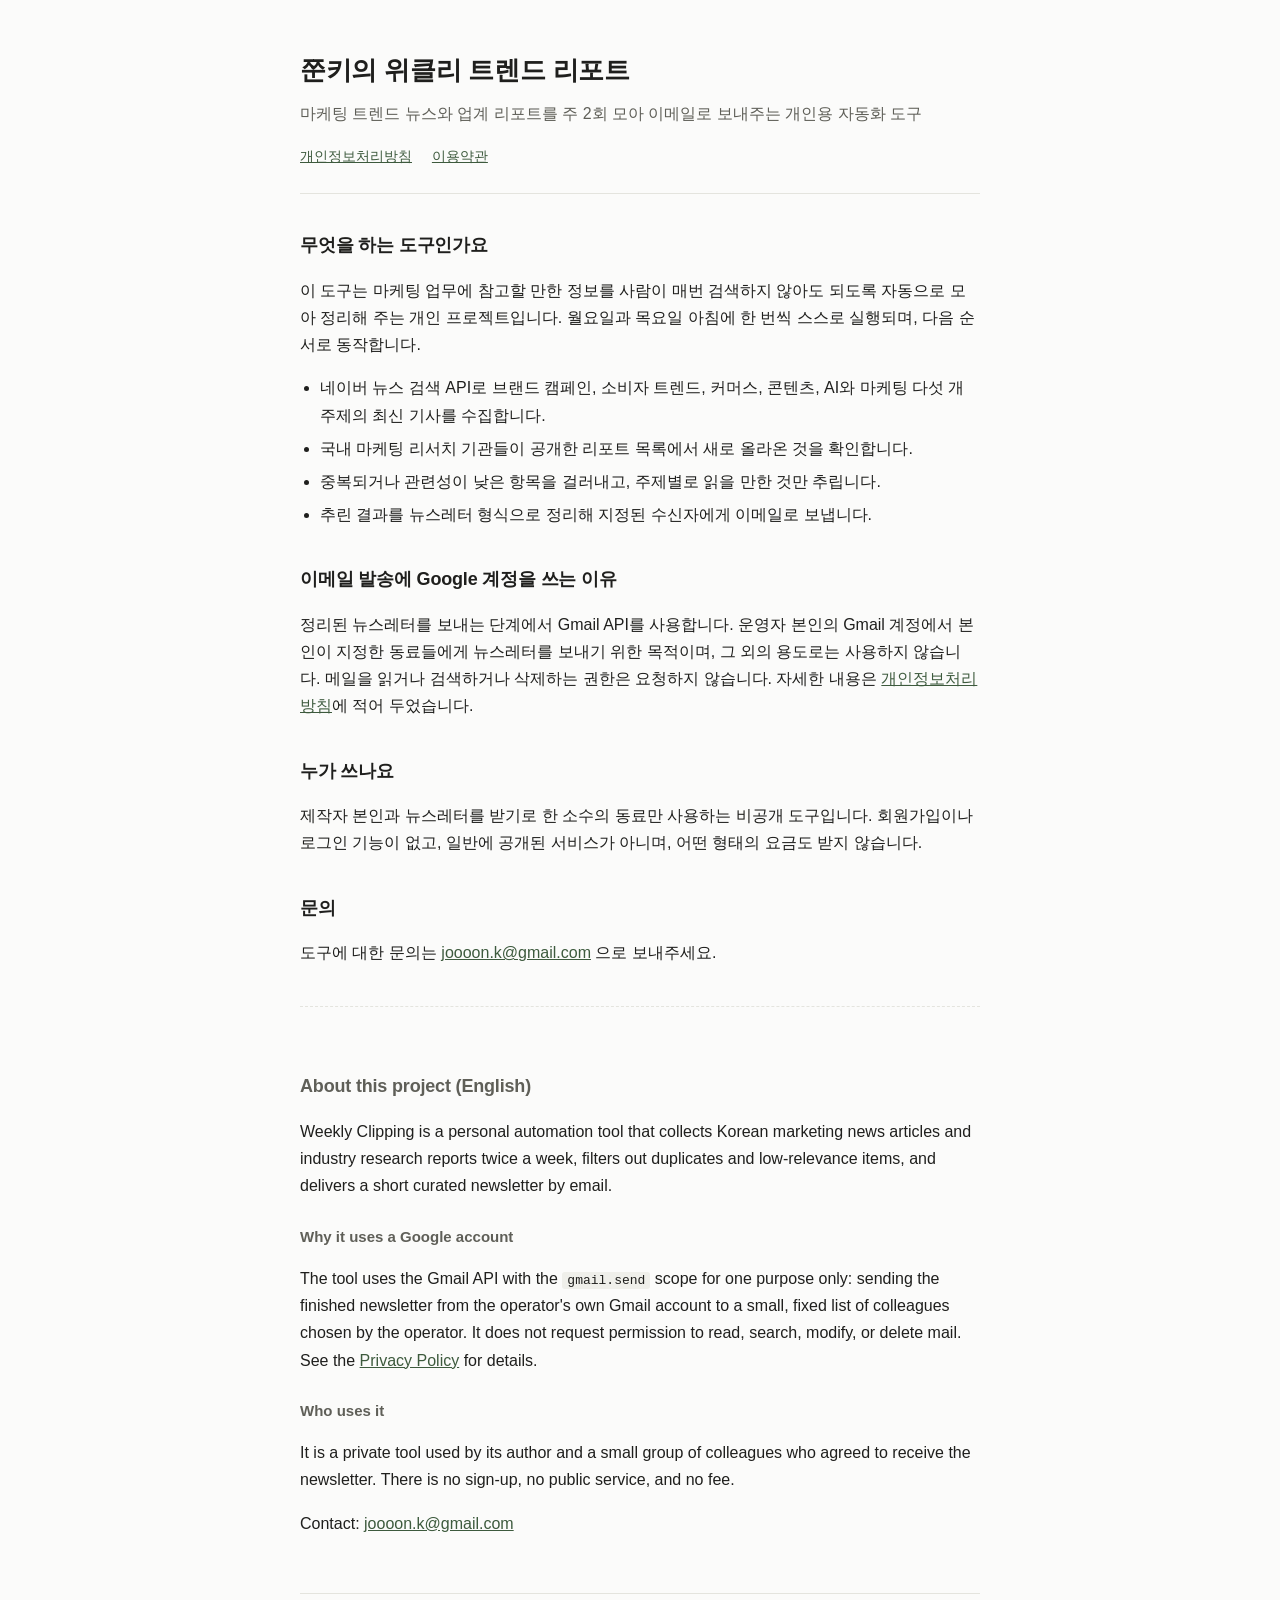
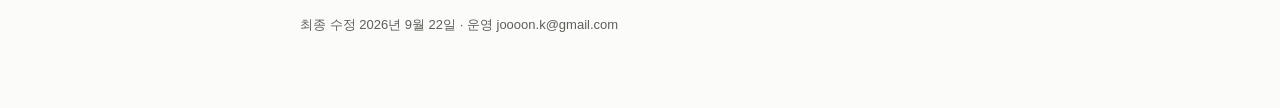
<file: index.html>
<!doctype html>
<html lang="ko">
<head>
<meta charset="utf-8">
<meta name="google-site-verification" content="kbBGTZ7vZ8P8lQ07KRw4ffhp06nlVAPNh0apYfQeqT4">
<meta name="viewport" content="width=device-width,initial-scale=1">
<title>쭌키의 위클리 트렌드 리포트</title>
<meta name="description" content="마케팅 트렌드 뉴스와 업계 리포트를 주 2회 모아 이메일 뉴스레터로 보내주는 개인용 자동화 도구입니다.">
<link rel="stylesheet" href="style.css">
</head>
<body>
<div class="wrap">
<header>
  <h1>쭌키의 위클리 트렌드 리포트</h1>
  <p class="lede">마케팅 트렌드 뉴스와 업계 리포트를 주 2회 모아 이메일로 보내주는 개인용 자동화 도구</p>
  <nav>
    <a href="./privacy.html">개인정보처리방침</a>
    <a href="./terms.html">이용약관</a>
  </nav>
</header>

<h2>무엇을 하는 도구인가요</h2>
<p>
이 도구는 마케팅 업무에 참고할 만한 정보를 사람이 매번 검색하지 않아도 되도록 자동으로 모아
정리해 주는 개인 프로젝트입니다. 월요일과 목요일 아침에 한 번씩 스스로 실행되며, 다음 순서로
동작합니다.
</p>
<ul>
  <li>네이버 뉴스 검색 API로 브랜드 캠페인, 소비자 트렌드, 커머스, 콘텐츠, AI와 마케팅 다섯 개 주제의 최신 기사를 수집합니다.</li>
  <li>국내 마케팅 리서치 기관들이 공개한 리포트 목록에서 새로 올라온 것을 확인합니다.</li>
  <li>중복되거나 관련성이 낮은 항목을 걸러내고, 주제별로 읽을 만한 것만 추립니다.</li>
  <li>추린 결과를 뉴스레터 형식으로 정리해 지정된 수신자에게 이메일로 보냅니다.</li>
</ul>

<h2>이메일 발송에 Google 계정을 쓰는 이유</h2>
<p>
정리된 뉴스레터를 보내는 단계에서 Gmail API를 사용합니다. 운영자 본인의 Gmail 계정에서
본인이 지정한 동료들에게 뉴스레터를 보내기 위한 목적이며, 그 외의 용도로는 사용하지 않습니다.
메일을 읽거나 검색하거나 삭제하는 권한은 요청하지 않습니다. 자세한 내용은
<a href="./privacy.html">개인정보처리방침</a>에 적어 두었습니다.
</p>

<h2>누가 쓰나요</h2>
<p>
제작자 본인과 뉴스레터를 받기로 한 소수의 동료만 사용하는 비공개 도구입니다. 회원가입이나
로그인 기능이 없고, 일반에 공개된 서비스가 아니며, 어떤 형태의 요금도 받지 않습니다.
</p>

<h2>문의</h2>
<p>도구에 대한 문의는 <a href="mailto:joooon.k@gmail.com">joooon.k@gmail.com</a> 으로 보내주세요.</p>

<div class="en">
<h2>About this project (English)</h2>
<p>
Weekly Clipping is a personal automation tool that collects Korean marketing news articles and
industry research reports twice a week, filters out duplicates and low-relevance items, and
delivers a short curated newsletter by email.
</p>
<h3>Why it uses a Google account</h3>
<p>
The tool uses the Gmail API with the <code>gmail.send</code> scope for one purpose only: sending the
finished newsletter from the operator's own Gmail account to a small, fixed list of colleagues
chosen by the operator. It does not request permission to read, search, modify, or delete mail.
See the <a href="./privacy.html">Privacy Policy</a> for details.
</p>
<h3>Who uses it</h3>
<p>
It is a private tool used by its author and a small group of colleagues who agreed to receive the
newsletter. There is no sign-up, no public service, and no fee.
</p>
<p>Contact: <a href="mailto:joooon.k@gmail.com">joooon.k@gmail.com</a></p>
</div>

<footer>
  최종 수정 2026년 9월 22일 · 운영 joooon.k@gmail.com
</footer>
</div>
</body>
</html>
</file>
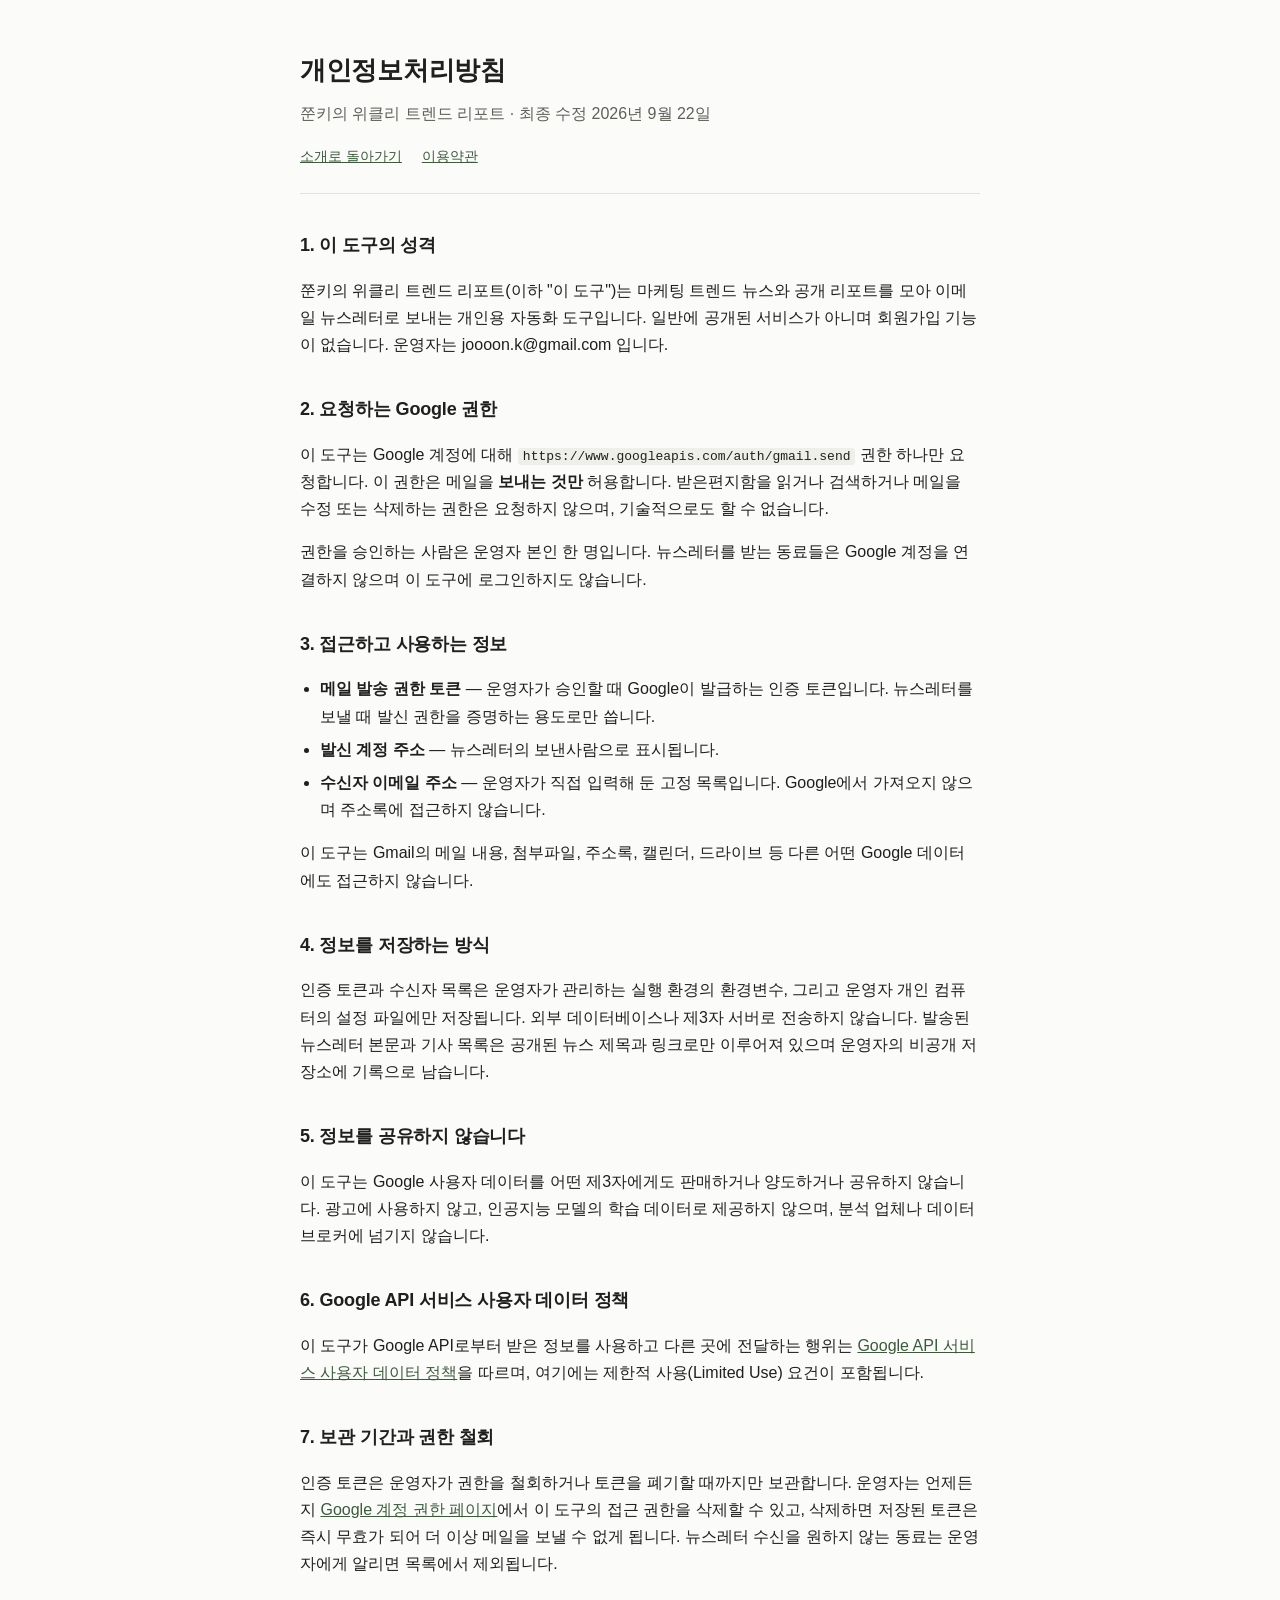
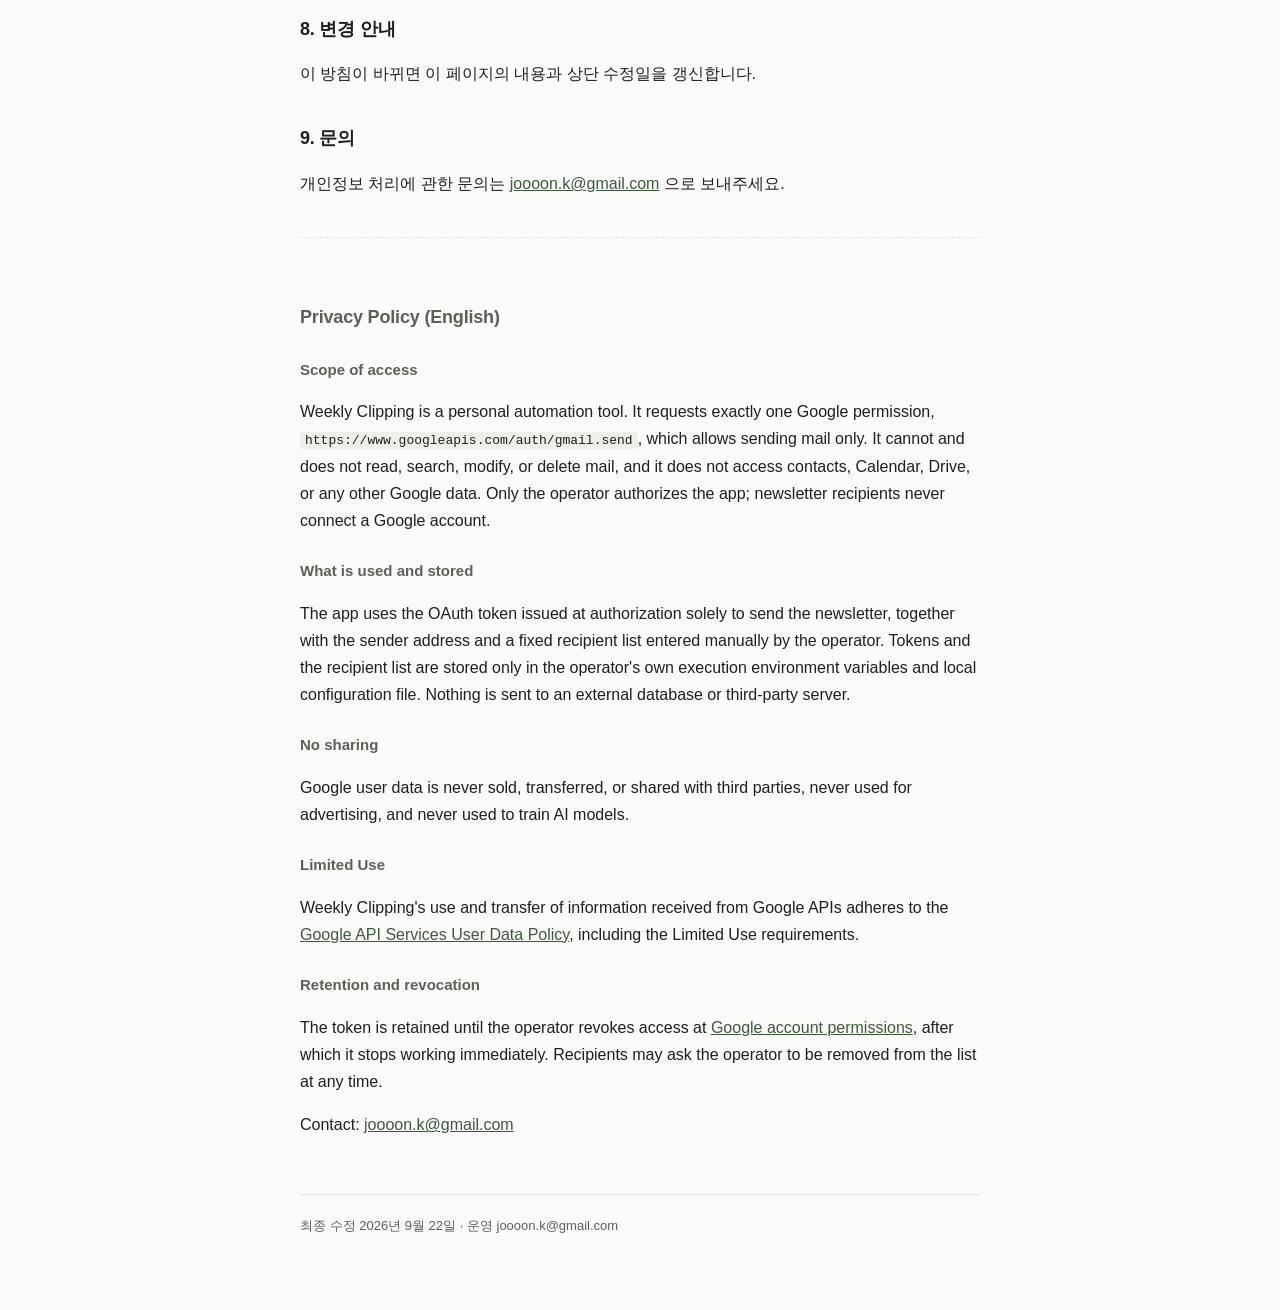
<file: privacy.html>
<!doctype html>
<html lang="ko">
<head>
<meta charset="utf-8">
<meta name="viewport" content="width=device-width,initial-scale=1">
<title>개인정보처리방침 · 쭌키의 위클리 트렌드 리포트</title>
<meta name="description" content="쭌키의 위클리 트렌드 리포트가 Google 사용자 데이터를 어떻게 접근하고 사용하며 저장하고 공유하는지에 대한 안내입니다.">
<link rel="stylesheet" href="style.css">
</head>
<body>
<div class="wrap">
<header>
  <h1>개인정보처리방침</h1>
  <p class="lede">쭌키의 위클리 트렌드 리포트 · 최종 수정 2026년 9월 22일</p>
  <nav>
    <a href="./index.html">소개로 돌아가기</a>
    <a href="./terms.html">이용약관</a>
  </nav>
</header>

<h2>1. 이 도구의 성격</h2>
<p>
쭌키의 위클리 트렌드 리포트(이하 "이 도구")는 마케팅 트렌드 뉴스와 공개 리포트를 모아
이메일 뉴스레터로 보내는 개인용 자동화 도구입니다. 일반에 공개된 서비스가 아니며 회원가입
기능이 없습니다. 운영자는 joooon.k@gmail.com 입니다.
</p>

<h2>2. 요청하는 Google 권한</h2>
<p>
이 도구는 Google 계정에 대해 <code>https://www.googleapis.com/auth/gmail.send</code> 권한
하나만 요청합니다. 이 권한은 메일을 <strong>보내는 것만</strong> 허용합니다. 받은편지함을
읽거나 검색하거나 메일을 수정 또는 삭제하는 권한은 요청하지 않으며, 기술적으로도 할 수
없습니다.
</p>
<p>
권한을 승인하는 사람은 운영자 본인 한 명입니다. 뉴스레터를 받는 동료들은 Google 계정을
연결하지 않으며 이 도구에 로그인하지도 않습니다.
</p>

<h2>3. 접근하고 사용하는 정보</h2>
<ul>
  <li><strong>메일 발송 권한 토큰</strong> — 운영자가 승인할 때 Google이 발급하는 인증 토큰입니다. 뉴스레터를 보낼 때 발신 권한을 증명하는 용도로만 씁니다.</li>
  <li><strong>발신 계정 주소</strong> — 뉴스레터의 보낸사람으로 표시됩니다.</li>
  <li><strong>수신자 이메일 주소</strong> — 운영자가 직접 입력해 둔 고정 목록입니다. Google에서 가져오지 않으며 주소록에 접근하지 않습니다.</li>
</ul>
<p>
이 도구는 Gmail의 메일 내용, 첨부파일, 주소록, 캘린더, 드라이브 등 다른 어떤 Google
데이터에도 접근하지 않습니다.
</p>

<h2>4. 정보를 저장하는 방식</h2>
<p>
인증 토큰과 수신자 목록은 운영자가 관리하는 실행 환경의 환경변수, 그리고 운영자 개인 컴퓨터의
설정 파일에만 저장됩니다. 외부 데이터베이스나 제3자 서버로 전송하지 않습니다. 발송된
뉴스레터 본문과 기사 목록은 공개된 뉴스 제목과 링크로만 이루어져 있으며 운영자의 비공개
저장소에 기록으로 남습니다.
</p>

<h2>5. 정보를 공유하지 않습니다</h2>
<p>
이 도구는 Google 사용자 데이터를 어떤 제3자에게도 판매하거나 양도하거나 공유하지 않습니다.
광고에 사용하지 않고, 인공지능 모델의 학습 데이터로 제공하지 않으며, 분석 업체나 데이터
브로커에 넘기지 않습니다.
</p>

<h2>6. Google API 서비스 사용자 데이터 정책</h2>
<p>
이 도구가 Google API로부터 받은 정보를 사용하고 다른 곳에 전달하는 행위는
<a href="https://developers.google.com/terms/api-services-user-data-policy" target="_blank" rel="noopener">Google API 서비스 사용자 데이터 정책</a>을 따르며,
여기에는 제한적 사용(Limited Use) 요건이 포함됩니다.
</p>

<h2>7. 보관 기간과 권한 철회</h2>
<p>
인증 토큰은 운영자가 권한을 철회하거나 토큰을 폐기할 때까지만 보관합니다. 운영자는 언제든지
<a href="https://myaccount.google.com/permissions" target="_blank" rel="noopener">Google 계정 권한 페이지</a>에서
이 도구의 접근 권한을 삭제할 수 있고, 삭제하면 저장된 토큰은 즉시 무효가 되어 더 이상 메일을
보낼 수 없게 됩니다. 뉴스레터 수신을 원하지 않는 동료는 운영자에게 알리면 목록에서 제외됩니다.
</p>

<h2>8. 변경 안내</h2>
<p>
이 방침이 바뀌면 이 페이지의 내용과 상단 수정일을 갱신합니다.
</p>

<h2>9. 문의</h2>
<p>
개인정보 처리에 관한 문의는 <a href="mailto:joooon.k@gmail.com">joooon.k@gmail.com</a> 으로 보내주세요.
</p>

<div class="en">
<h2>Privacy Policy (English)</h2>
<h3>Scope of access</h3>
<p>
Weekly Clipping is a personal automation tool. It requests exactly one Google permission,
<code>https://www.googleapis.com/auth/gmail.send</code>, which allows sending mail only. It cannot
and does not read, search, modify, or delete mail, and it does not access contacts, Calendar,
Drive, or any other Google data. Only the operator authorizes the app; newsletter recipients never
connect a Google account.
</p>
<h3>What is used and stored</h3>
<p>
The app uses the OAuth token issued at authorization solely to send the newsletter, together with
the sender address and a fixed recipient list entered manually by the operator. Tokens and the
recipient list are stored only in the operator's own execution environment variables and local
configuration file. Nothing is sent to an external database or third-party server.
</p>
<h3>No sharing</h3>
<p>
Google user data is never sold, transferred, or shared with third parties, never used for
advertising, and never used to train AI models.
</p>
<h3>Limited Use</h3>
<p>
Weekly Clipping's use and transfer of information received from Google APIs adheres to the
<a href="https://developers.google.com/terms/api-services-user-data-policy" target="_blank" rel="noopener">Google API Services User Data Policy</a>,
including the Limited Use requirements.
</p>
<h3>Retention and revocation</h3>
<p>
The token is retained until the operator revokes access at
<a href="https://myaccount.google.com/permissions" target="_blank" rel="noopener">Google account permissions</a>,
after which it stops working immediately. Recipients may ask the operator to be removed from the
list at any time.
</p>
<p>Contact: <a href="mailto:joooon.k@gmail.com">joooon.k@gmail.com</a></p>
</div>

<footer>최종 수정 2026년 9월 22일 · 운영 joooon.k@gmail.com</footer>
</div>
</body>
</html>
</file>
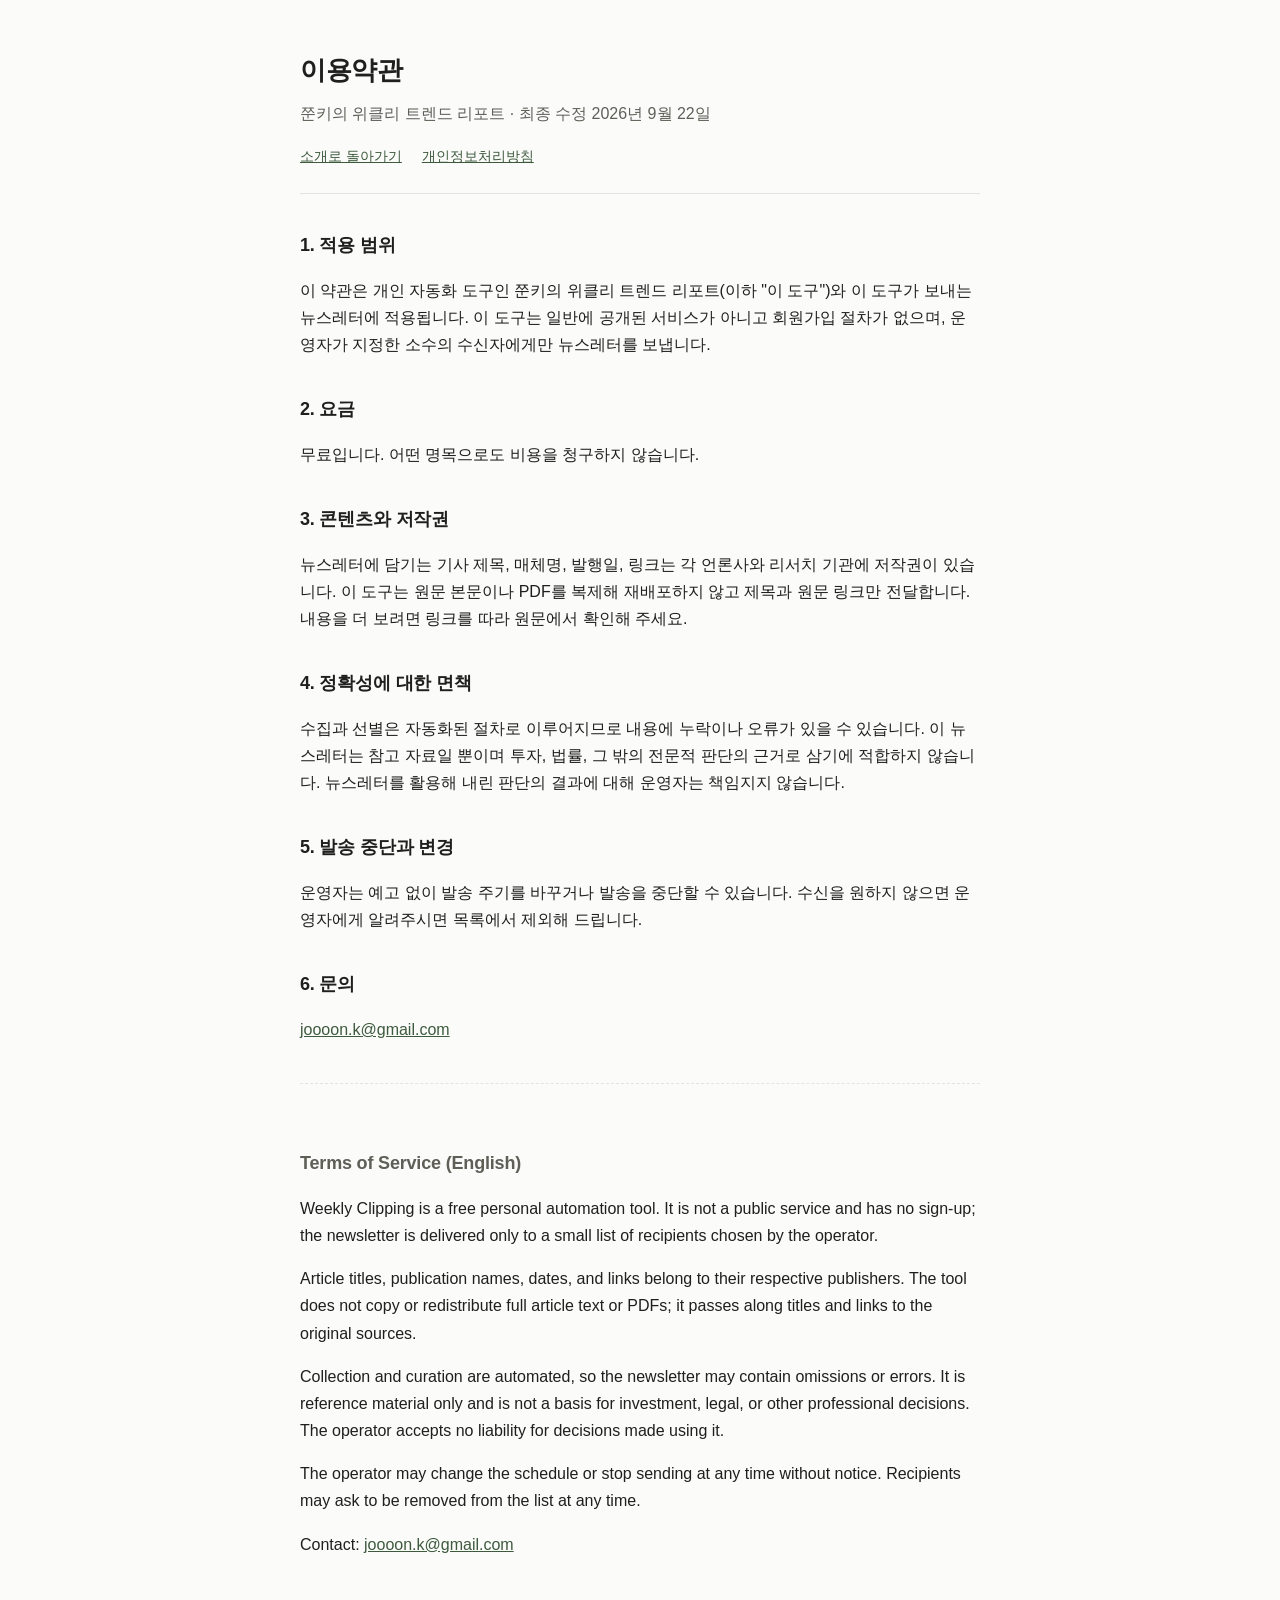
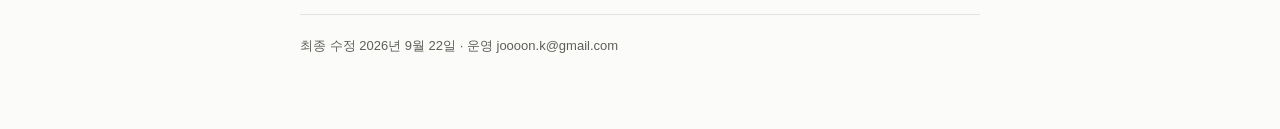
<file: terms.html>
<!doctype html>
<html lang="ko">
<head>
<meta charset="utf-8">
<meta name="viewport" content="width=device-width,initial-scale=1">
<title>이용약관 · 쭌키의 위클리 트렌드 리포트</title>
<meta name="description" content="쭌키의 위클리 트렌드 리포트 이용약관입니다.">
<link rel="stylesheet" href="style.css">
</head>
<body>
<div class="wrap">
<header>
  <h1>이용약관</h1>
  <p class="lede">쭌키의 위클리 트렌드 리포트 · 최종 수정 2026년 9월 22일</p>
  <nav>
    <a href="./index.html">소개로 돌아가기</a>
    <a href="./privacy.html">개인정보처리방침</a>
  </nav>
</header>

<h2>1. 적용 범위</h2>
<p>
이 약관은 개인 자동화 도구인 쭌키의 위클리 트렌드 리포트(이하 "이 도구")와 이 도구가 보내는
뉴스레터에 적용됩니다. 이 도구는 일반에 공개된 서비스가 아니고 회원가입 절차가 없으며,
운영자가 지정한 소수의 수신자에게만 뉴스레터를 보냅니다.
</p>

<h2>2. 요금</h2>
<p>무료입니다. 어떤 명목으로도 비용을 청구하지 않습니다.</p>

<h2>3. 콘텐츠와 저작권</h2>
<p>
뉴스레터에 담기는 기사 제목, 매체명, 발행일, 링크는 각 언론사와 리서치 기관에 저작권이
있습니다. 이 도구는 원문 본문이나 PDF를 복제해 재배포하지 않고 제목과 원문 링크만 전달합니다.
내용을 더 보려면 링크를 따라 원문에서 확인해 주세요.
</p>

<h2>4. 정확성에 대한 면책</h2>
<p>
수집과 선별은 자동화된 절차로 이루어지므로 내용에 누락이나 오류가 있을 수 있습니다. 이
뉴스레터는 참고 자료일 뿐이며 투자, 법률, 그 밖의 전문적 판단의 근거로 삼기에 적합하지
않습니다. 뉴스레터를 활용해 내린 판단의 결과에 대해 운영자는 책임지지 않습니다.
</p>

<h2>5. 발송 중단과 변경</h2>
<p>
운영자는 예고 없이 발송 주기를 바꾸거나 발송을 중단할 수 있습니다. 수신을 원하지 않으면
운영자에게 알려주시면 목록에서 제외해 드립니다.
</p>

<h2>6. 문의</h2>
<p><a href="mailto:joooon.k@gmail.com">joooon.k@gmail.com</a></p>

<div class="en">
<h2>Terms of Service (English)</h2>
<p>
Weekly Clipping is a free personal automation tool. It is not a public service and has no sign-up;
the newsletter is delivered only to a small list of recipients chosen by the operator.
</p>
<p>
Article titles, publication names, dates, and links belong to their respective publishers. The tool
does not copy or redistribute full article text or PDFs; it passes along titles and links to the
original sources.
</p>
<p>
Collection and curation are automated, so the newsletter may contain omissions or errors. It is
reference material only and is not a basis for investment, legal, or other professional decisions.
The operator accepts no liability for decisions made using it.
</p>
<p>
The operator may change the schedule or stop sending at any time without notice. Recipients may ask
to be removed from the list at any time.
</p>
<p>Contact: <a href="mailto:joooon.k@gmail.com">joooon.k@gmail.com</a></p>
</div>

<footer>최종 수정 2026년 9월 22일 · 운영 joooon.k@gmail.com</footer>
</div>
</body>
</html>
</file>
<file: style.css>
:root{--bg:#fbfbfa;--fg:#1f1f1d;--muted:#5f5f58;--line:#e4e4de;--accent:#3d5a3d}
*{box-sizing:border-box}
body{margin:0;background:var(--bg);color:var(--fg);
  font:16px/1.7 -apple-system,BlinkMacSystemFont,"Segoe UI","Malgun Gothic","Apple SD Gothic Neo",sans-serif}
.wrap{max-width:720px;margin:0 auto;padding:48px 20px 72px}
header{border-bottom:1px solid var(--line);padding-bottom:24px;margin-bottom:32px}
h1{font-size:26px;margin:0 0 8px;letter-spacing:-.01em}
h2{font-size:18px;margin:36px 0 10px;letter-spacing:-.01em}
h3{font-size:15px;margin:24px 0 6px;color:var(--muted)}
p,li{color:var(--fg)}
.lede{color:var(--muted);margin:0}
ul{padding-left:20px}
li{margin:6px 0}
a{color:var(--accent)}
nav{margin-top:18px;font-size:14px}
nav a{margin-right:16px}
footer{margin-top:56px;padding-top:20px;border-top:1px solid var(--line);
  color:var(--muted);font-size:13px}
.en{margin-top:40px;padding-top:28px;border-top:1px dashed var(--line);color:var(--muted)}
.en h2,.en h3{color:var(--muted)}
code{background:#efefea;padding:1px 5px;border-radius:3px;font-size:13px}
@media (prefers-color-scheme:dark){
  :root{--bg:#17171a;--fg:#e8e8e4;--muted:#a0a099;--line:#2f2f33;--accent:#9dc49d}
  code{background:#26262a}
}
</file>
